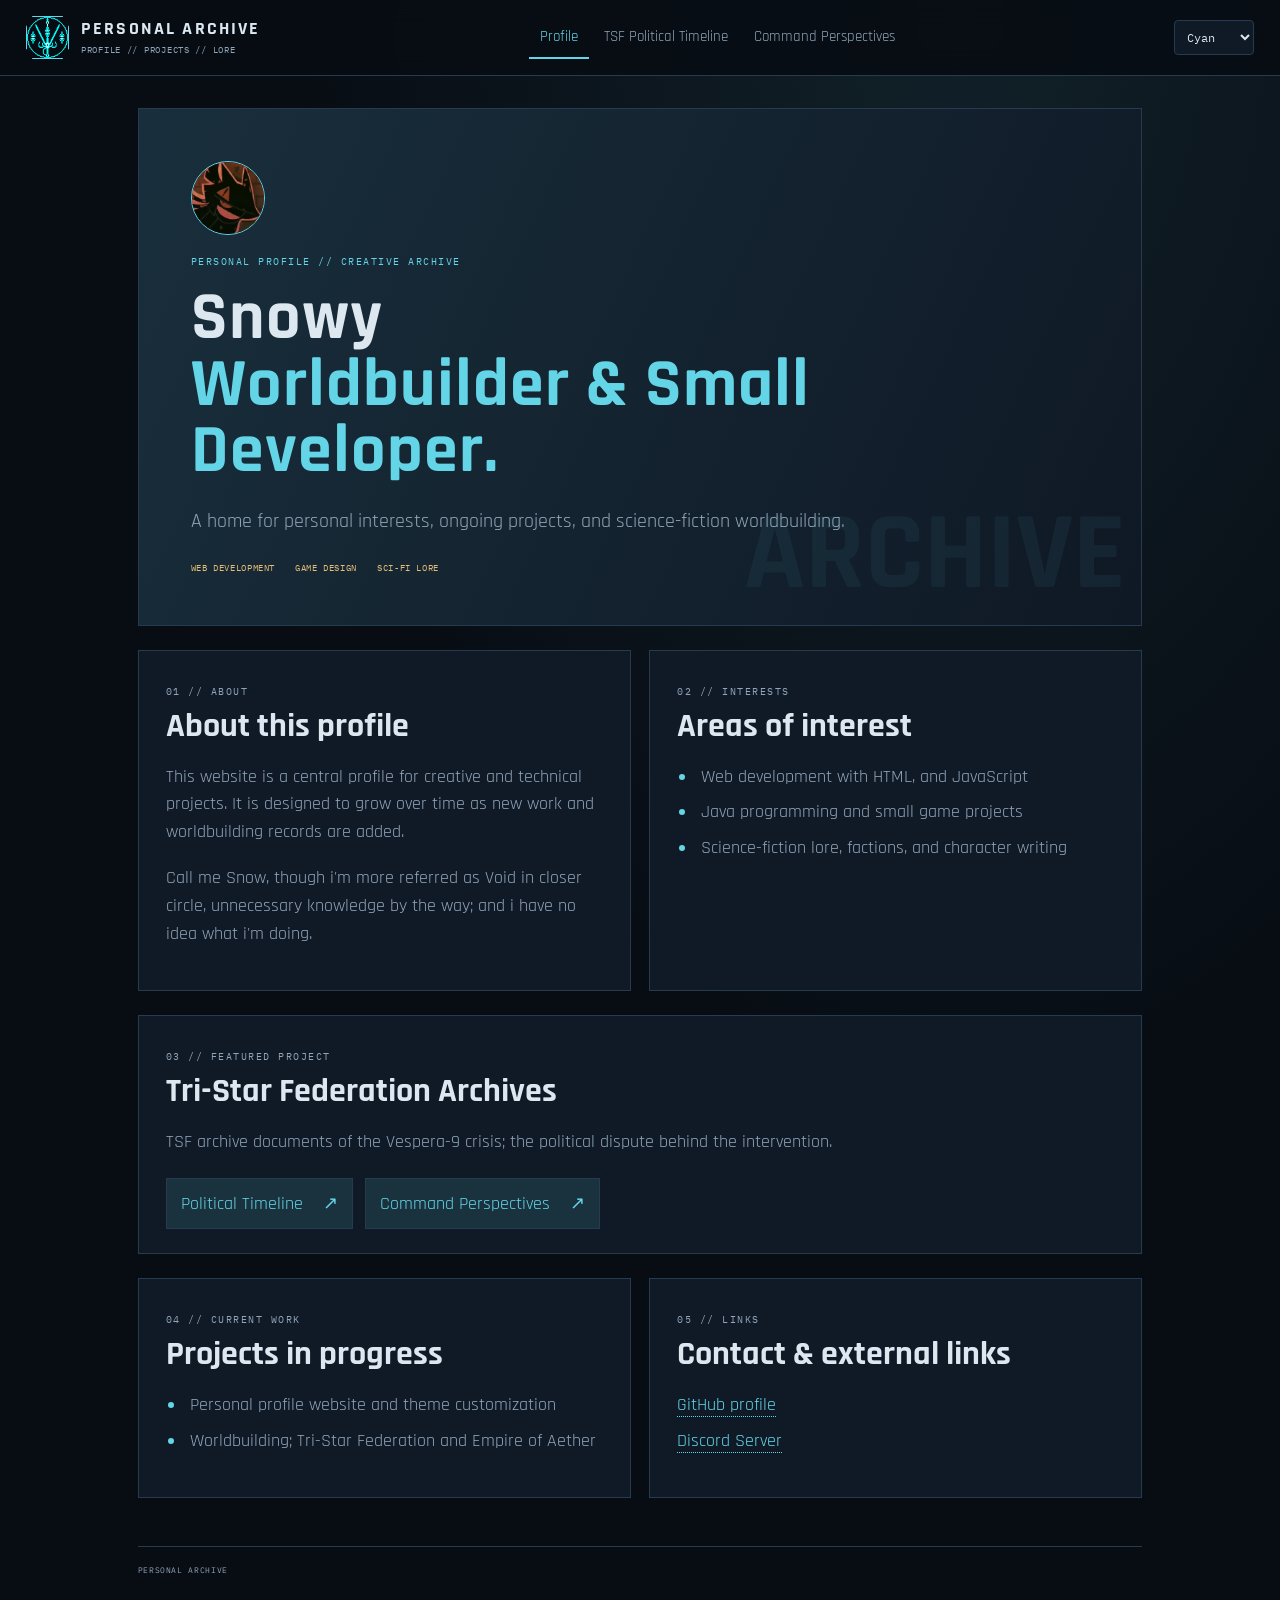
<file: index.html>
<!DOCTYPE html>
<html lang="en">
<head>
  <meta charset="UTF-8">
  <meta name="viewport" content="width=device-width, initial-scale=1.0">
  <meta name="description" content="Personal profile and creative projects, including the Tri-Star Federation lore archive.">
  <title>Profile | Personal Archive</title>
  <link rel="stylesheet" href="style.css">
  <script src="script.js" defer></script>
</head>
<body>
  <header class="topbar">
    <a class="brand" href="index.html"><img src="images/TSF.png" class="brand-mark" /><span>PERSONAL ARCHIVE<small>PROFILE // PROJECTS // LORE</small></span></a>
    <nav class="topnav" aria-label="Main navigation">
      <a class="active" href="index.html">Profile</a>
      <a href="timeline.html">TSF Political Timeline</a>
      <a href="characters.html">Command Perspectives</a>
    </nav>
    <div class="theme-tools">
      <label class="sr-only" for="themeSelect">Color theme</label>
      <select id="themeSelect" aria-label="Choose color theme">
        <option value="default">Cyan</option>
        <option value="violet">Violet</option>
        <option value="forest">Forest</option>
        <option value="ember">Ember</option>
        <option value="light">Light</option>
      </select>
    </div>
  </header>

  <main class="content home-content">
    <section class="hero profile-hero">
      <img src="images/Miss_Bloomie_from_FPE__Danger_AU_icon_3.jpg" alt="Profile Picture" class="profile-avatar" />
      <p class="eyebrow">PERSONAL PROFILE // CREATIVE ARCHIVE</p>
      <h1>Snowy<br><em>Worldbuilder & Small Developer.</em></h1>
      <p class="hero-copy">A home for personal interests, ongoing projects, and science-fiction worldbuilding.</p>
      <div class="hero-meta"><span>WEB DEVELOPMENT</span><span>GAME DESIGN</span><span>SCI-FI LORE</span></div>
    </section>

    <section class="content-grid">
      <article class="panel">
        <p class="eyebrow">01 // ABOUT</p>
        <h2>About this profile</h2>
        <p>This website is a central profile for creative and technical projects. It is designed to grow over time as new work and worldbuilding records are added.</p>
        <p>Call me Snow, though i'm more referred as Void in closer circle, unnecessary knowledge by the way; and i have no idea what i'm doing.</p>
      </article>
      <article class="panel">
        <p class="eyebrow">02 // INTERESTS</p>
        <h2>Areas of interest</h2>
        <ul class="record-list">
          <li>Web development with HTML, and JavaScript</li>
          <li>Java programming and small game projects</li>
          <li>Science-fiction lore, factions, and character writing</li>
        </ul>
      </article>
    </section>

    <section class="panel projects-panel">
      <p class="eyebrow">03 // FEATURED PROJECT</p>
      <h2>Tri-Star Federation Archives</h2>
      <p>TSF archive documents of the Vespera-9 crisis; the political dispute behind the intervention.</p>
      <div class="project-links">
        <a class="action-link" href="timeline.html">Political Timeline <span>↗</span></a>
        <a class="action-link" href="characters.html">Command Perspectives <span>↗</span></a>
      </div>
    </section>

    <section class="content-grid">
      <article class="panel">
        <p class="eyebrow">04 // CURRENT WORK</p>
        <h2>Projects in progress</h2>
        <ul class="record-list">
          <li>Personal profile website and theme customization</li>
          <li>Worldbuilding; Tri-Star Federation and Empire of Aether</li>
        </ul>
      </article>
      <article class="panel">
        <p class="eyebrow">05 // LINKS</p>
        <h2>Contact & external links</h2>
        <ul class="link-list">
          <li><a href="https://github.com/VoidCZ" target="_blank" rel="noreferrer">GitHub profile</a></li>
          <li><a href="https://discord.gg/6a7AXPDc3n">Discord Server</a></li>
        </ul>
      </article>
    </section>

    <footer class="page-footer"><span>PERSONAL ARCHIVE</span><span></span></footer>
  </main>
</body>
</html>
</file>
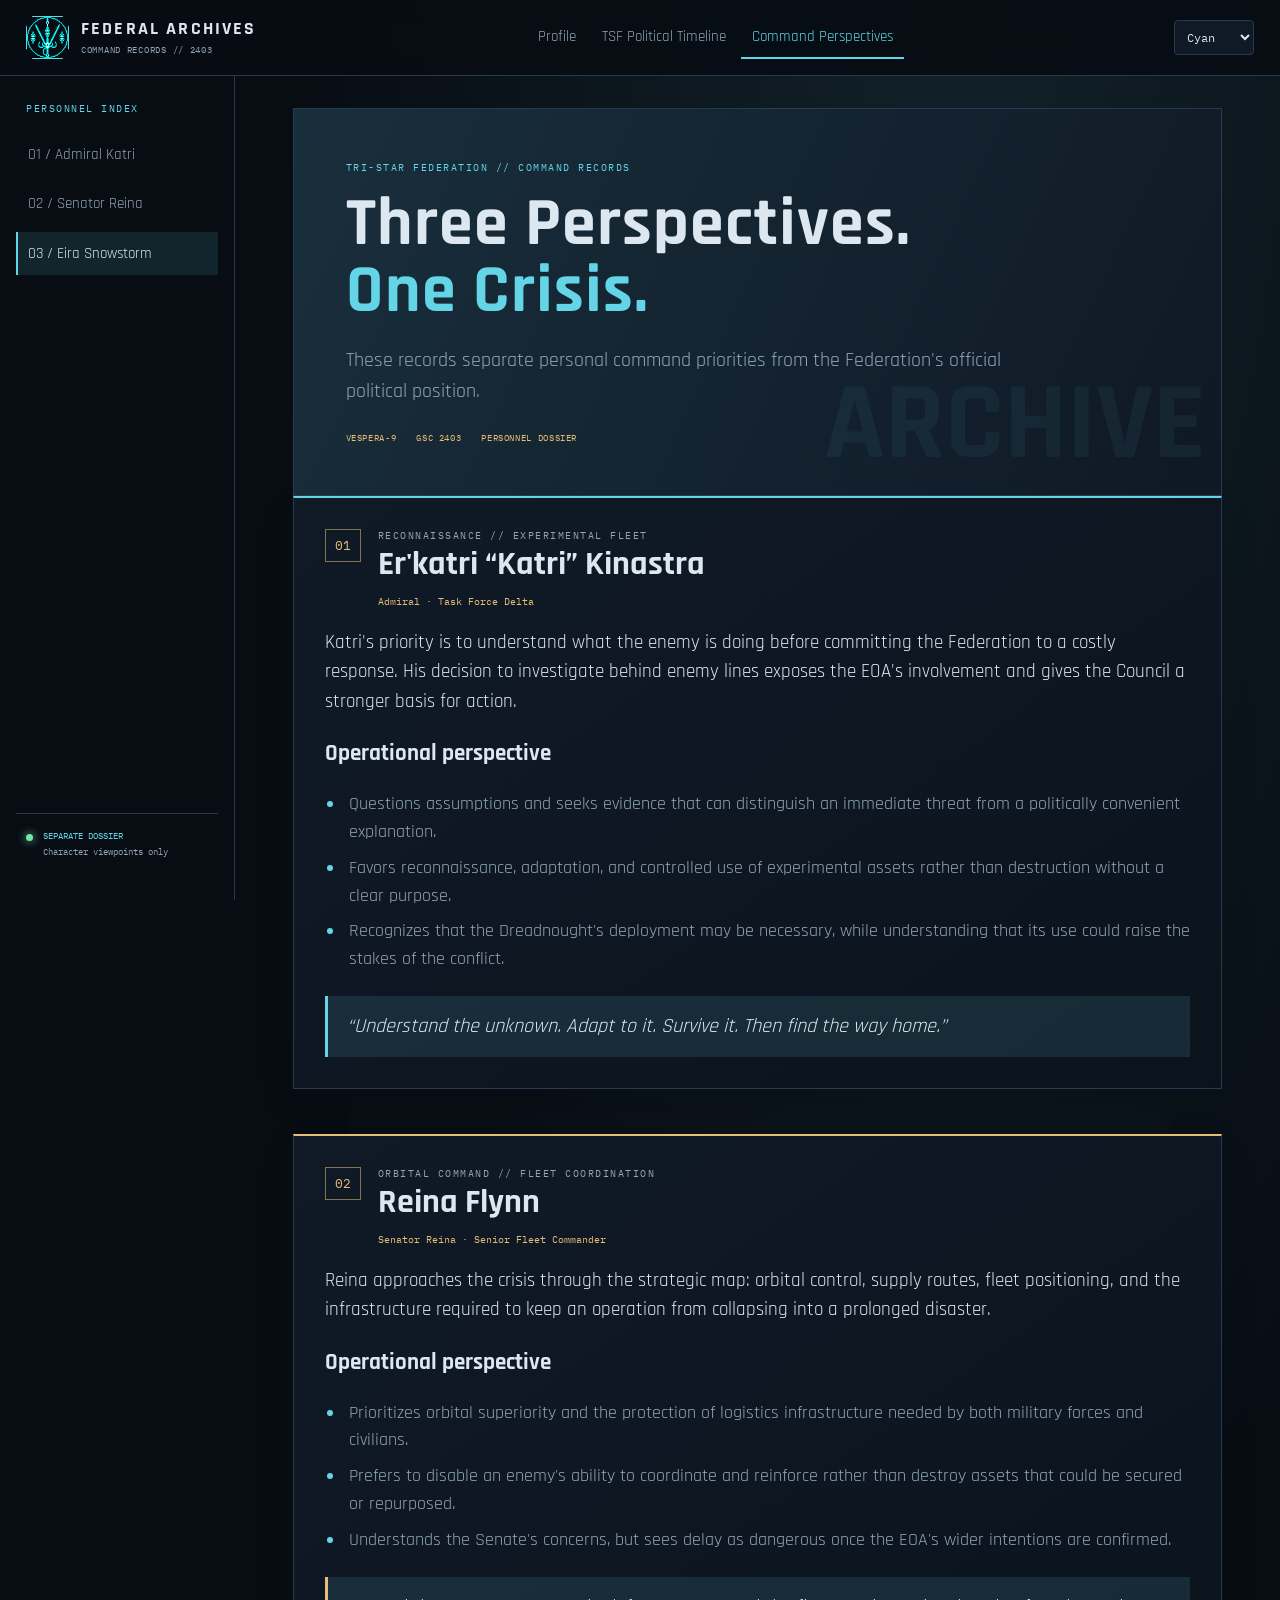
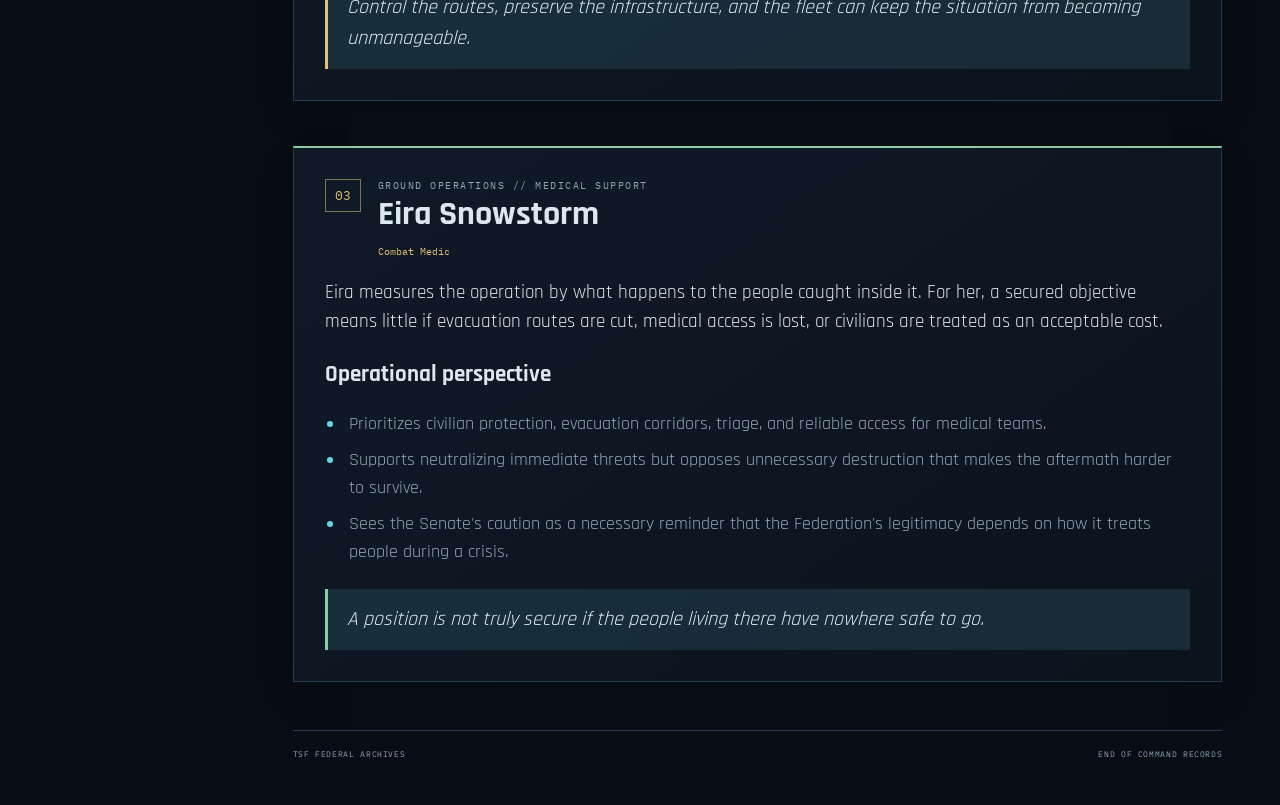
<file: characters.html>
<!DOCTYPE html>
<html lang="en">
<head>
  <meta charset="UTF-8">
  <meta name="viewport" content="width=device-width, initial-scale=1.0">
  <meta name="description" content="Separate command perspectives on the Vespera-9 crisis.">
  <title>TSF Archives | Command Perspectives</title>
  <link rel="stylesheet" href="style.css">
  <script src="script.js" defer></script>
</head>
<body>
  <header class="topbar">
    <a class="brand" href="index.html"><img src="images/TSF.png" class="brand-mark" /><span>FEDERAL ARCHIVES<small>COMMAND RECORDS // 2403</small></span></a>
    <nav class="topnav" aria-label="Main navigation">
      <a href="index.html">Profile</a><a href="timeline.html">TSF Political Timeline</a><a class="active" href="characters.html">Command Perspectives</a>
    </nav>
    <div class="theme-tools">
      <label class="sr-only" for="themeSelect">Color theme</label>
      <select id="themeSelect" aria-label="Choose color theme">
        <option value="default">Cyan</option><option value="violet">Violet</option><option value="forest">Forest</option><option value="ember">Ember</option><option value="light">Light</option>
      </select>
    </div>
  </header>

  <div class="page-shell">
    <aside class="sidebar">
      <p class="side-label">PERSONNEL INDEX</p>
      <a href="#katri">01 / Admiral Katri</a>
      <a href="#reina">02 / Senator Reina</a>
      <a href="#eira">03 / Eira Snowstorm</a>
      <div class="sidebar-note"><span class="status-dot"></span><span>SEPARATE DOSSIER<br><small>Character viewpoints only</small></span></div>
    </aside>

    <main class="content">
      <section class="hero compact-hero">
        <p class="eyebrow">TRI-STAR FEDERATION // COMMAND RECORDS</p>
        <h1>Three Perspectives.<br><em>One Crisis.</em></h1>
        <p class="hero-copy">These records separate personal command priorities from the Federation's official political position.</p>
        <div class="hero-meta"><span>VESPERA-9</span><span>GSC 2403</span><span>PERSONNEL DOSSIER</span></div>
      </section>

      <section class="character-card katri-card" id="katri">
        <div class="character-heading"><span class="character-index">01</span><div><p class="eyebrow">RECONNAISSANCE // EXPERIMENTAL FLEET</p><h2>Er'katri “Katri” Kinastra</h2><p class="role">Admiral · Task Force Delta</p></div></div>
        <p class="character-summary">Katri's priority is to understand what the enemy is doing before committing the Federation to a costly response. His decision to investigate behind enemy lines exposes the EOA's involvement and gives the Council a stronger basis for action.</p>
        <h3>Operational perspective</h3>
        <ul class="record-list">
          <li>Questions assumptions and seeks evidence that can distinguish an immediate threat from a politically convenient explanation.</li>
          <li>Favors reconnaissance, adaptation, and controlled use of experimental assets rather than destruction without a clear purpose.</li>
          <li>Recognizes that the Dreadnought's deployment may be necessary, while understanding that its use could raise the stakes of the conflict.</li>
        </ul>
        <blockquote>“Understand the unknown. Adapt to it. Survive it. Then find the way home.”</blockquote>
      </section>

      <section class="character-card reina-card" id="reina">
        <div class="character-heading"><span class="character-index">02</span><div><p class="eyebrow">ORBITAL COMMAND // FLEET COORDINATION</p><h2>Reina Flynn</h2><p class="role">Senator Reina · Senior Fleet Commander</p></div></div>
        <p class="character-summary">Reina approaches the crisis through the strategic map: orbital control, supply routes, fleet positioning, and the infrastructure required to keep an operation from collapsing into a prolonged disaster.</p>
        <h3>Operational perspective</h3>
        <ul class="record-list">
          <li>Prioritizes orbital superiority and the protection of logistics infrastructure needed by both military forces and civilians.</li>
          <li>Prefers to disable an enemy's ability to coordinate and reinforce rather than destroy assets that could be secured or repurposed.</li>
          <li>Understands the Senate's concerns, but sees delay as dangerous once the EOA's wider intentions are confirmed.</li>
        </ul>
        <blockquote>Control the routes, preserve the infrastructure, and the fleet can keep the situation from becoming unmanageable.</blockquote>
      </section>

      <section class="character-card eira-card" id="eira">
        <div class="character-heading"><span class="character-index">03</span><div><p class="eyebrow">GROUND OPERATIONS // MEDICAL SUPPORT</p><h2>Eira Snowstorm</h2><p class="role">Combat Medic</p></div></div>
        <p class="character-summary">Eira measures the operation by what happens to the people caught inside it. For her, a secured objective means little if evacuation routes are cut, medical access is lost, or civilians are treated as an acceptable cost.</p>
        <h3>Operational perspective</h3>
        <ul class="record-list">
          <li>Prioritizes civilian protection, evacuation corridors, triage, and reliable access for medical teams.</li>
          <li>Supports neutralizing immediate threats but opposes unnecessary destruction that makes the aftermath harder to survive.</li>
          <li>Sees the Senate's caution as a necessary reminder that the Federation's legitimacy depends on how it treats people during a crisis.</li>
        </ul>
        <blockquote>A position is not truly secure if the people living there have nowhere safe to go.</blockquote>
      </section>

      <footer class="page-footer"><span>TSF FEDERAL ARCHIVES</span><span>END OF COMMAND RECORDS</span></footer>
    </main>
  </div>
</body>
</html>
</file>
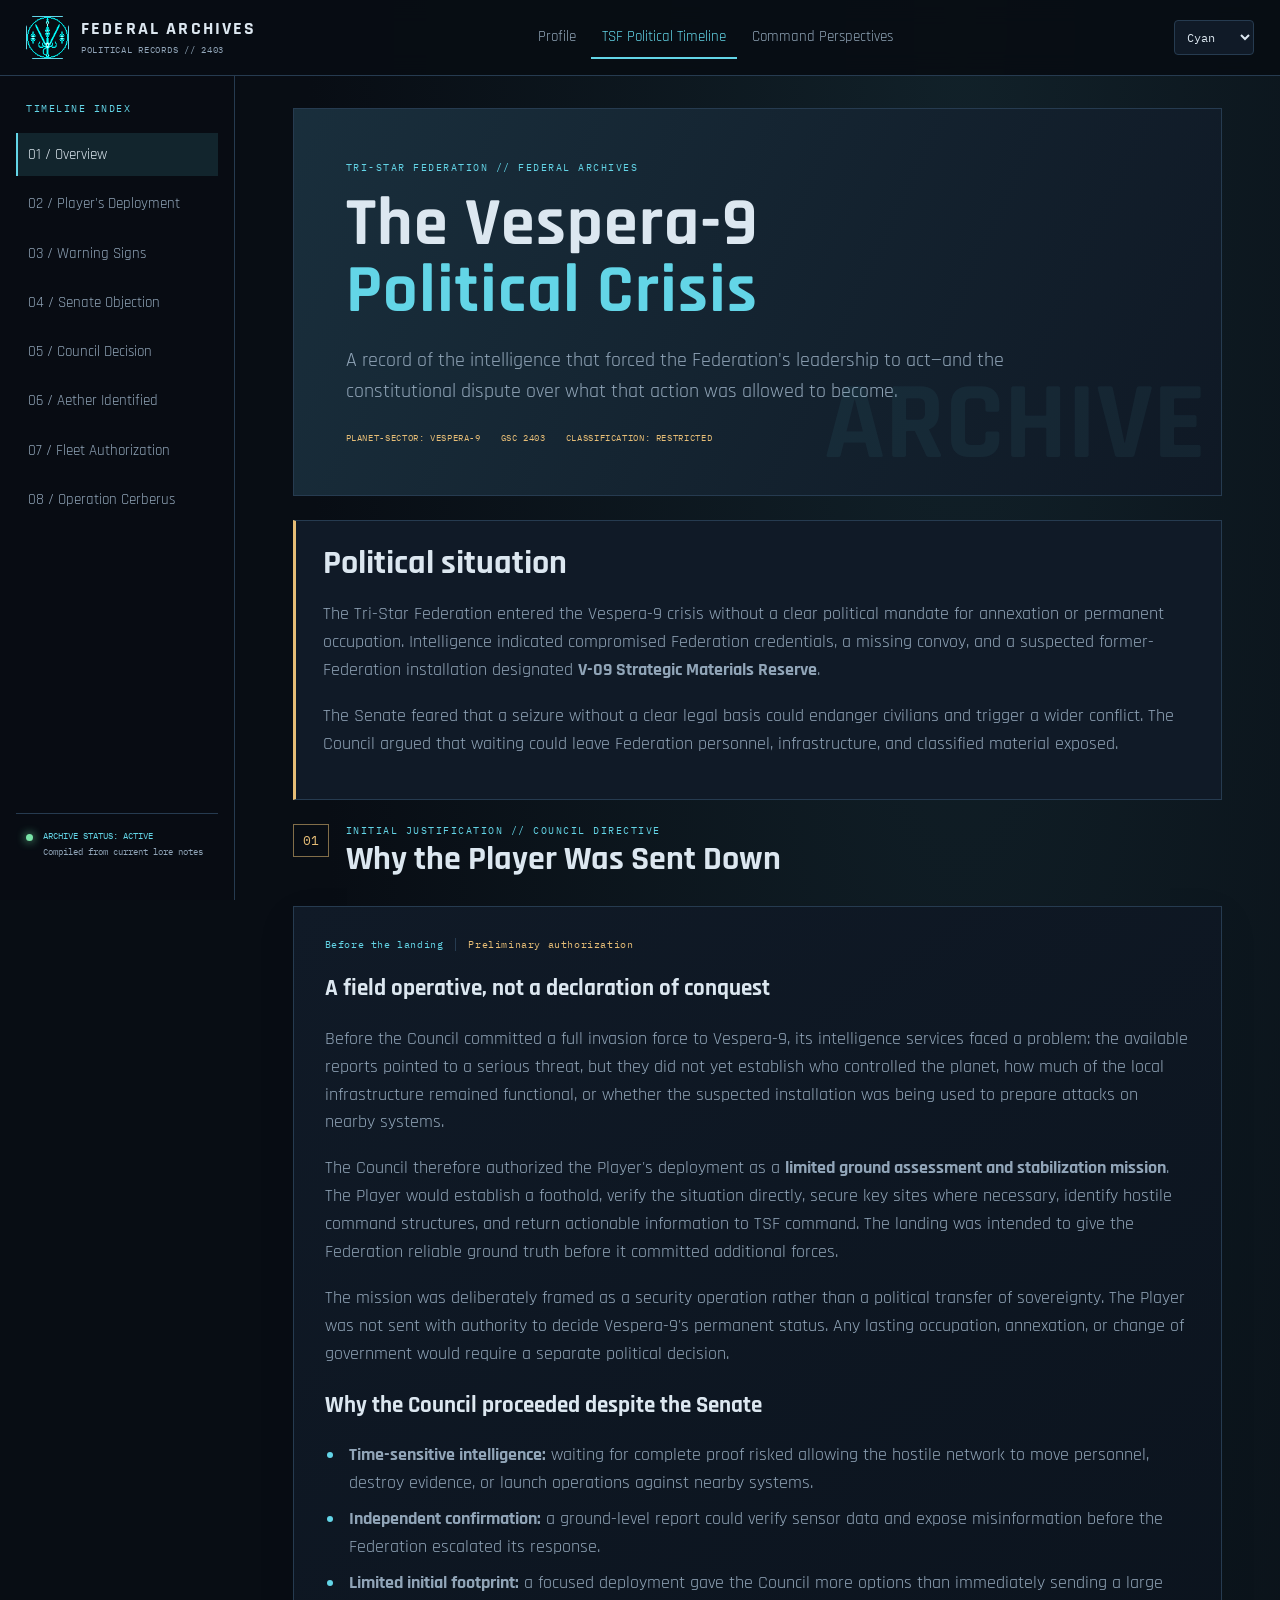
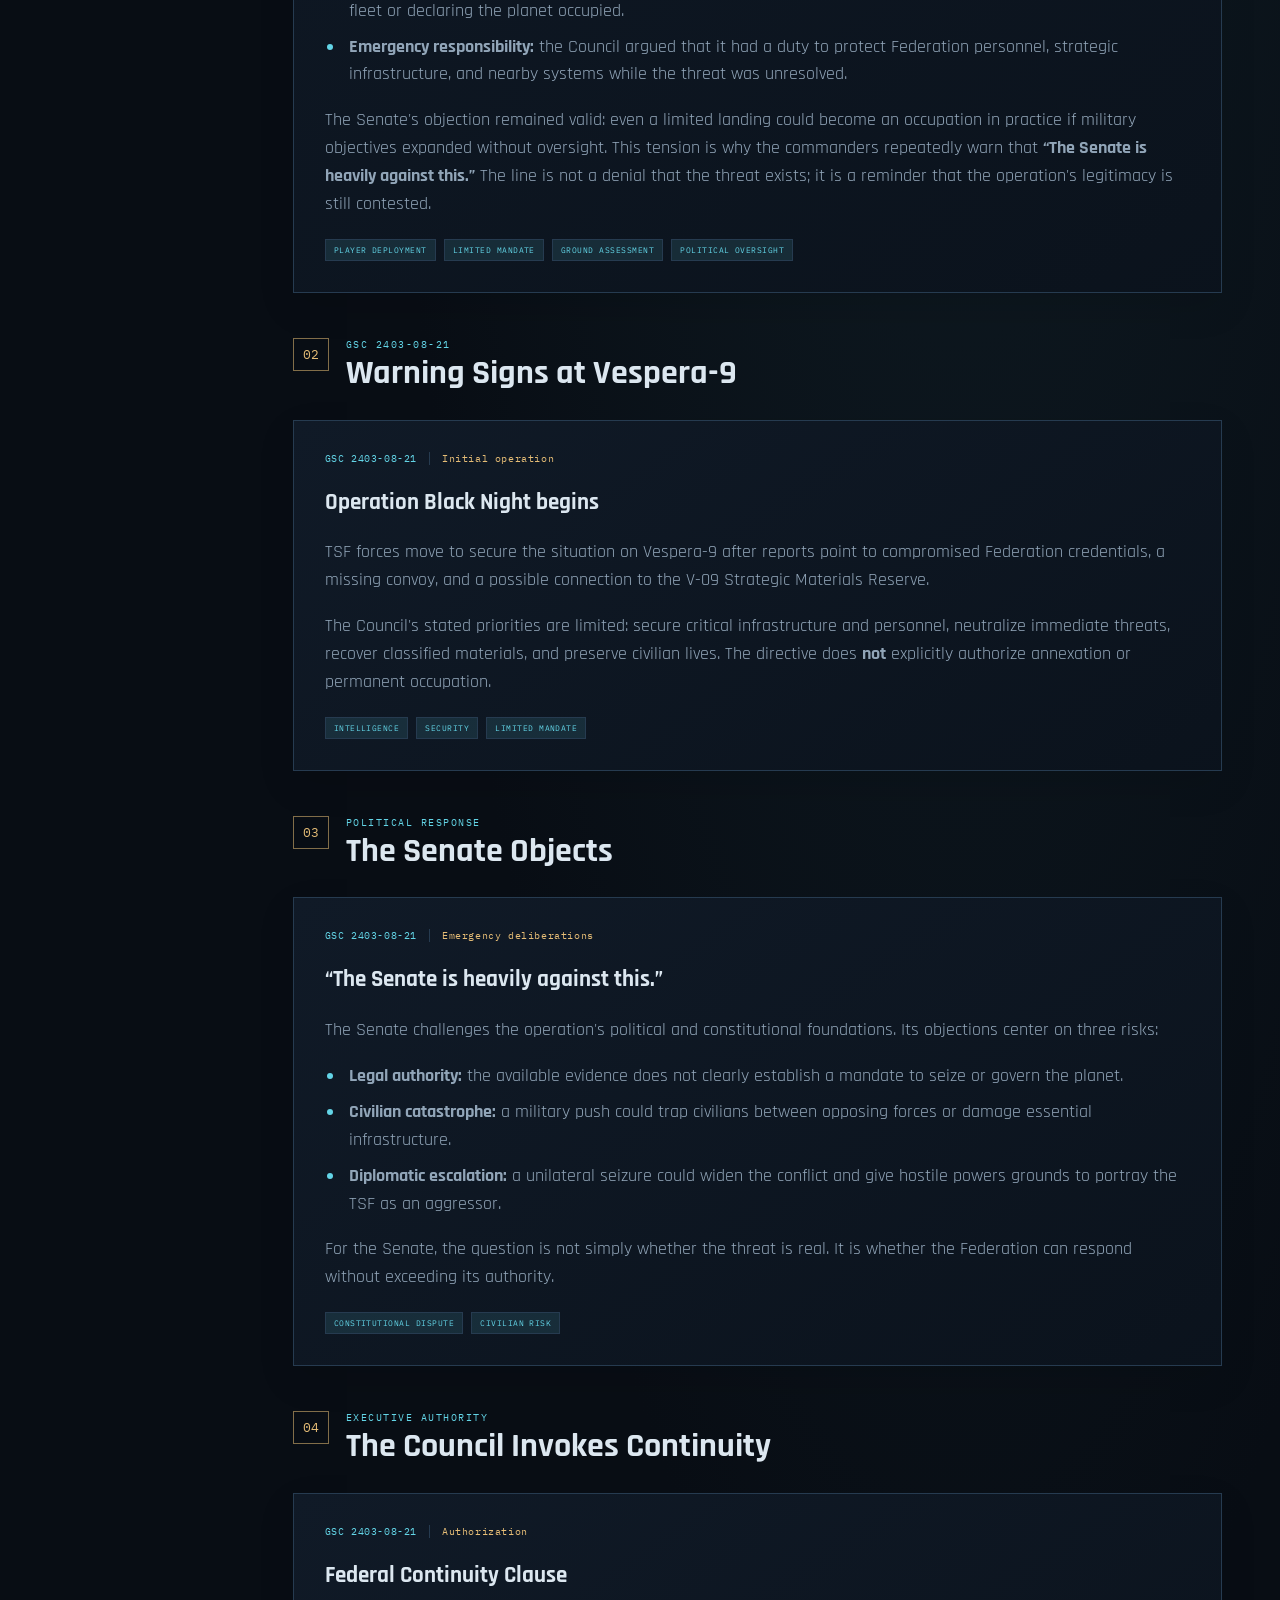
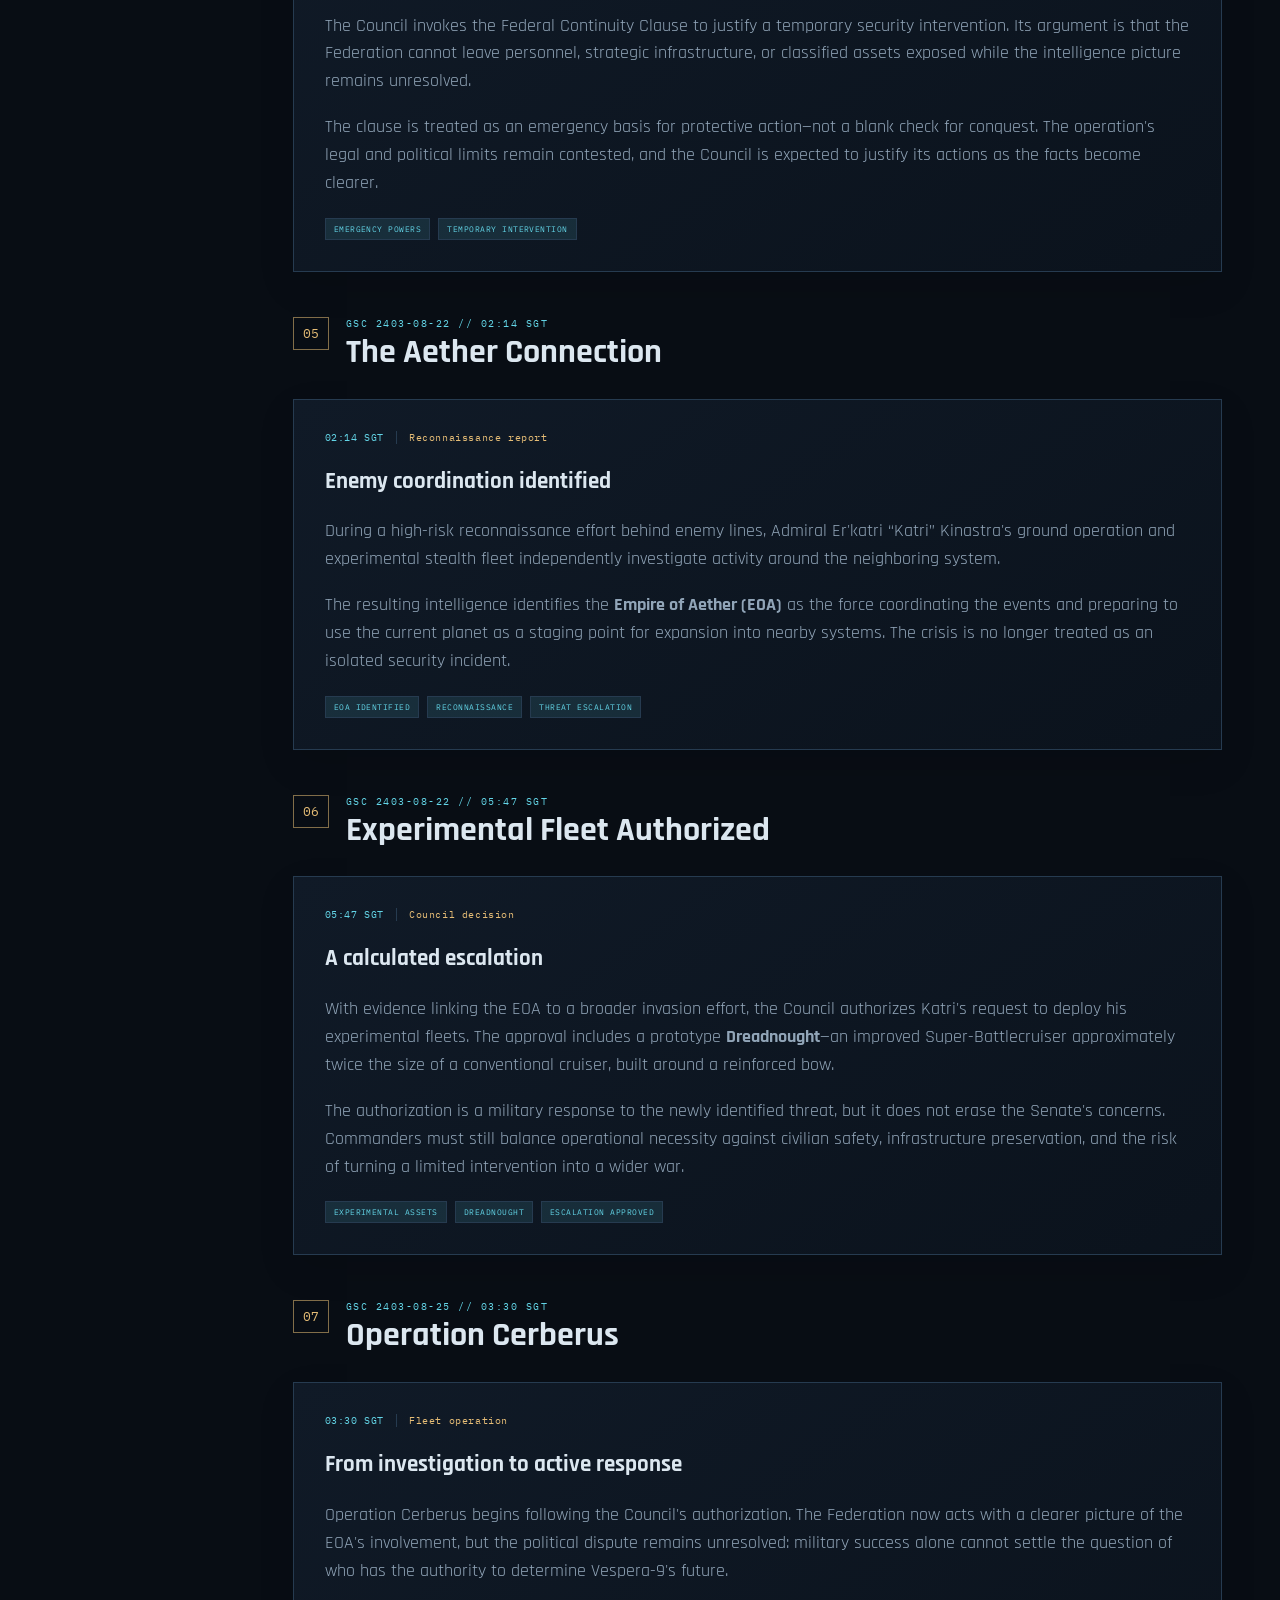
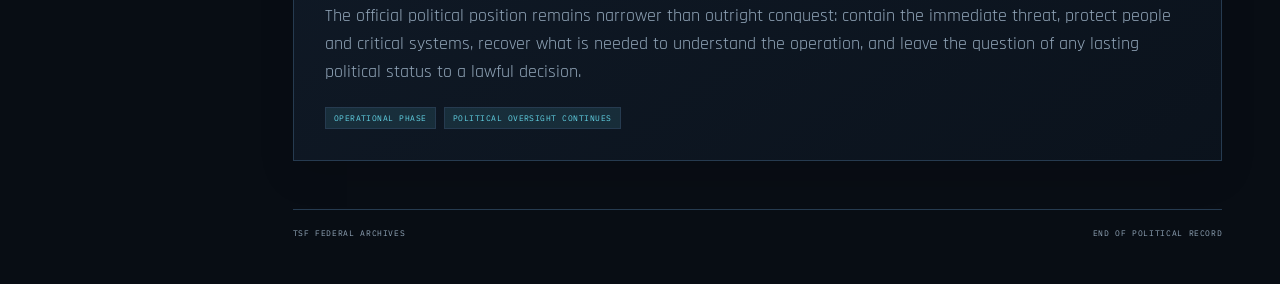
<file: timeline.html>
<!DOCTYPE html>
<html lang="en">
<head>
  <meta charset="UTF-8">
  <meta name="viewport" content="width=device-width, initial-scale=1.0">
  <meta name="description" content="The Tri-Star Federation's political timeline during the Vespera-9 crisis.">
  <title>TSF Archives | Political Timeline</title>
  <link rel="stylesheet" href="style.css">
  <script src="script.js" defer></script>
</head>
<body>
  <header class="topbar">
    <a class="brand" href="index.html"><img src="images/TSF.png" class="brand-mark" /><span>FEDERAL ARCHIVES<small>POLITICAL RECORDS // 2403</small></span></a>
    <nav class="topnav" aria-label="Main navigation">
      <a href="index.html">Profile</a>
      <a class="active" href="timeline.html">TSF Political Timeline</a>
      <a href="characters.html">Command Perspectives</a>
    </nav>
    <div class="theme-tools">
      <label class="sr-only" for="themeSelect">Color theme</label>
      <select id="themeSelect" aria-label="Choose color theme">
        <option value="default">Cyan</option><option value="violet">Violet</option><option value="forest">Forest</option><option value="ember">Ember</option><option value="light">Light</option>
      </select>
    </div>
  </header>

  <div class="page-shell">
    <aside class="sidebar">
      <p class="side-label">TIMELINE INDEX</p>
      <a href="#overview">01 / Overview</a>
      <a href="#player-deployment">02 / Player's Deployment</a>
      <a href="#warning-signs">03 / Warning Signs</a>
      <a href="#senate-objection">04 / Senate Objection</a>
      <a href="#council-authority">05 / Council Decision</a>
      <a href="#aether-revelation">06 / Aether Identified</a>
      <a href="#dreadnought">07 / Fleet Authorization</a>
      <a href="#cerberus">08 / Operation Cerberus</a>
      <div class="sidebar-note"><span class="status-dot"></span><span>ARCHIVE STATUS: ACTIVE<br><small>Compiled from current lore notes</small></span></div>
    </aside>

    <main class="content">
      <section class="hero" id="overview">
        <p class="eyebrow">TRI-STAR FEDERATION // FEDERAL ARCHIVES</p>
        <h1>The Vespera-9<br><em>Political Crisis</em></h1>
        <p class="hero-copy">A record of the intelligence that forced the Federation's leadership to act—and the constitutional dispute over what that action was allowed to become.</p>
        <div class="hero-meta"><span>PLANET-SECTOR: VESPERA-9</span><span>GSC 2403</span><span>CLASSIFICATION: RESTRICTED</span></div>
      </section>

      <section class="intro-panel">
        <h2>Political situation</h2>
        <p>The Tri-Star Federation entered the Vespera-9 crisis without a clear political mandate for annexation or permanent occupation. Intelligence indicated compromised Federation credentials, a missing convoy, and a suspected former-Federation installation designated <strong>V-09 Strategic Materials Reserve</strong>.</p>
        <p>The Senate feared that a seizure without a clear legal basis could endanger civilians and trigger a wider conflict. The Council argued that waiting could leave Federation personnel, infrastructure, and classified material exposed.</p>
      </section>

      <section class="timeline-section" id="player-deployment">
        <div class="section-heading"><span class="section-number">01</span><div><p class="eyebrow">INITIAL JUSTIFICATION // COUNCIL DIRECTIVE</p><h2>Why the Player Was Sent Down</h2></div></div>
        <article class="event-card">
          <div class="event-time">Before the landing <span>Preliminary authorization</span></div>
          <h3>A field operative, not a declaration of conquest</h3>
          <p>Before the Council committed a full invasion force to Vespera-9, its intelligence services faced a problem: the available reports pointed to a serious threat, but they did not yet establish who controlled the planet, how much of the local infrastructure remained functional, or whether the suspected installation was being used to prepare attacks on nearby systems.</p>
          <p>The Council therefore authorized the Player's deployment as a <strong>limited ground assessment and stabilization mission</strong>. The Player would establish a foothold, verify the situation directly, secure key sites where necessary, identify hostile command structures, and return actionable information to TSF command. The landing was intended to give the Federation reliable ground truth before it committed additional forces.</p>
          <p>The mission was deliberately framed as a security operation rather than a political transfer of sovereignty. The Player was not sent with authority to decide Vespera-9's permanent status. Any lasting occupation, annexation, or change of government would require a separate political decision.</p>
          <h3>Why the Council proceeded despite the Senate</h3>
          <ul class="record-list">
            <li><strong>Time-sensitive intelligence:</strong> waiting for complete proof risked allowing the hostile network to move personnel, destroy evidence, or launch operations against nearby systems.</li>
            <li><strong>Independent confirmation:</strong> a ground-level report could verify sensor data and expose misinformation before the Federation escalated its response.</li>
            <li><strong>Limited initial footprint:</strong> a focused deployment gave the Council more options than immediately sending a large fleet or declaring the planet occupied.</li>
            <li><strong>Emergency responsibility:</strong> the Council argued that it had a duty to protect Federation personnel, strategic infrastructure, and nearby systems while the threat was unresolved.</li>
          </ul>
          <p>The Senate's objection remained valid: even a limited landing could become an occupation in practice if military objectives expanded without oversight. This tension is why the commanders repeatedly warn that <strong>“The Senate is heavily against this.”</strong> The line is not a denial that the threat exists; it is a reminder that the operation's legitimacy is still contested.</p>
          <div class="event-tags"><span>PLAYER DEPLOYMENT</span><span>LIMITED MANDATE</span><span>GROUND ASSESSMENT</span><span>POLITICAL OVERSIGHT</span></div>
        </article>
      </section>

      <section class="timeline-section" id="warning-signs">
        <div class="section-heading"><span class="section-number">02</span><div><p class="eyebrow">GSC 2403-08-21</p><h2>Warning Signs at Vespera-9</h2></div></div>
        <article class="event-card">
          <div class="event-time">GSC 2403-08-21 <span>Initial operation</span></div>
          <h3>Operation Black Night begins</h3>
          <p>TSF forces move to secure the situation on Vespera-9 after reports point to compromised Federation credentials, a missing convoy, and a possible connection to the V-09 Strategic Materials Reserve.</p>
          <p>The Council's stated priorities are limited: secure critical infrastructure and personnel, neutralize immediate threats, recover classified materials, and preserve civilian lives. The directive does <strong>not</strong> explicitly authorize annexation or permanent occupation.</p>
          <div class="event-tags"><span>INTELLIGENCE</span><span>SECURITY</span><span>LIMITED MANDATE</span></div>
        </article>
      </section>

      <section class="timeline-section" id="senate-objection">
        <div class="section-heading"><span class="section-number">03</span><div><p class="eyebrow">POLITICAL RESPONSE</p><h2>The Senate Objects</h2></div></div>
        <article class="event-card">
          <div class="event-time">GSC 2403-08-21 <span>Emergency deliberations</span></div>
          <h3>“The Senate is heavily against this.”</h3>
          <p>The Senate challenges the operation's political and constitutional foundations. Its objections center on three risks:</p>
          <ul class="record-list">
            <li><strong>Legal authority:</strong> the available evidence does not clearly establish a mandate to seize or govern the planet.</li>
            <li><strong>Civilian catastrophe:</strong> a military push could trap civilians between opposing forces or damage essential infrastructure.</li>
            <li><strong>Diplomatic escalation:</strong> a unilateral seizure could widen the conflict and give hostile powers grounds to portray the TSF as an aggressor.</li>
          </ul>
          <p>For the Senate, the question is not simply whether the threat is real. It is whether the Federation can respond without exceeding its authority.</p>
          <div class="event-tags"><span>CONSTITUTIONAL DISPUTE</span><span>CIVILIAN RISK</span></div>
        </article>
      </section>

      <section class="timeline-section" id="council-authority">
        <div class="section-heading"><span class="section-number">04</span><div><p class="eyebrow">EXECUTIVE AUTHORITY</p><h2>The Council Invokes Continuity</h2></div></div>
        <article class="event-card">
          <div class="event-time">GSC 2403-08-21 <span>Authorization</span></div>
          <h3>Federal Continuity Clause</h3>
          <p>The Council invokes the Federal Continuity Clause to justify a temporary security intervention. Its argument is that the Federation cannot leave personnel, strategic infrastructure, or classified assets exposed while the intelligence picture remains unresolved.</p>
          <p>The clause is treated as an emergency basis for protective action—not a blank check for conquest. The operation's legal and political limits remain contested, and the Council is expected to justify its actions as the facts become clearer.</p>
          <div class="event-tags"><span>EMERGENCY POWERS</span><span>TEMPORARY INTERVENTION</span></div>
        </article>
      </section>

      <section class="timeline-section" id="aether-revelation">
        <div class="section-heading"><span class="section-number">05</span><div><p class="eyebrow">GSC 2403-08-22 // 02:14 SGT</p><h2>The Aether Connection</h2></div></div>
        <article class="event-card">
          <div class="event-time">02:14 SGT <span>Reconnaissance report</span></div>
          <h3>Enemy coordination identified</h3>
          <p>During a high-risk reconnaissance effort behind enemy lines, Admiral Er'katri “Katri” Kinastra's ground operation and experimental stealth fleet independently investigate activity around the neighboring system.</p>
          <p>The resulting intelligence identifies the <strong>Empire of Aether (EOA)</strong> as the force coordinating the events and preparing to use the current planet as a staging point for expansion into nearby systems. The crisis is no longer treated as an isolated security incident.</p>
          <div class="event-tags"><span>EOA IDENTIFIED</span><span>RECONNAISSANCE</span><span>THREAT ESCALATION</span></div>
        </article>
      </section>

      <section class="timeline-section" id="dreadnought">
        <div class="section-heading"><span class="section-number">06</span><div><p class="eyebrow">GSC 2403-08-22 // 05:47 SGT</p><h2>Experimental Fleet Authorized</h2></div></div>
        <article class="event-card">
          <div class="event-time">05:47 SGT <span>Council decision</span></div>
          <h3>A calculated escalation</h3>
          <p>With evidence linking the EOA to a broader invasion effort, the Council authorizes Katri's request to deploy his experimental fleets. The approval includes a prototype <strong>Dreadnought</strong>—an improved Super-Battlecruiser approximately twice the size of a conventional cruiser, built around a reinforced bow.</p>
          <p>The authorization is a military response to the newly identified threat, but it does not erase the Senate's concerns. Commanders must still balance operational necessity against civilian safety, infrastructure preservation, and the risk of turning a limited intervention into a wider war.</p>
          <div class="event-tags"><span>EXPERIMENTAL ASSETS</span><span>DREADNOUGHT</span><span>ESCALATION APPROVED</span></div>
        </article>
      </section>

      <section class="timeline-section" id="cerberus">
        <div class="section-heading"><span class="section-number">07</span><div><p class="eyebrow">GSC 2403-08-25 // 03:30 SGT</p><h2>Operation Cerberus</h2></div></div>
        <article class="event-card">
          <div class="event-time">03:30 SGT <span>Fleet operation</span></div>
          <h3>From investigation to active response</h3>
          <p>Operation Cerberus begins following the Council's authorization. The Federation now acts with a clearer picture of the EOA's involvement, but the political dispute remains unresolved: military success alone cannot settle the question of who has the authority to determine Vespera-9's future.</p>
          <p>The official political position remains narrower than outright conquest: contain the immediate threat, protect people and critical systems, recover what is needed to understand the operation, and leave the question of any lasting political status to a lawful decision.</p>
          <div class="event-tags"><span>OPERATIONAL PHASE</span><span>POLITICAL OVERSIGHT CONTINUES</span></div>
        </article>
      </section>

      <footer class="page-footer"><span>TSF FEDERAL ARCHIVES</span><span>END OF POLITICAL RECORD</span></footer>
    </main>
  </div>
</body>
</html>
</file>
<file: style.css>
@import url('https://fonts.googleapis.com/css2?family=IBM+Plex+Mono:wght@400;500;600&family=Rajdhani:wght@400;500;600;700&display=swap');

:root {
  color-scheme: dark;
  --bg: #080d14;
  --panel: #101a27;
  --panel-soft: #0c1520;
  --line: #263b50;
  --text: #dce7f0;
  --muted: #91a5b8;
  --accent: #63d5e7;
  --accent-soft: rgba(99, 213, 231, .12);
  --gold: #e6bd76;
}
body[data-theme="violet"] { --accent: #b69aff; --accent-soft: rgba(182,154,255,.12); --line: #3a3156; }
body[data-theme="forest"] { --accent: #7ed6a0; --accent-soft: rgba(126,214,160,.12); --line: #294a3a; }
body[data-theme="ember"] { --accent: #ff9b6b; --accent-soft: rgba(255,155,107,.12); --line: #54382d; }
body[data-theme="light"] { color-scheme: light; --bg:#e9eef3; --panel:#fff; --panel-soft:#f7f9fb; --line:#c6d2de; --text:#172635; --muted:#566b7d; --accent:#176f91; --accent-soft:rgba(23,111,145,.10); --gold:#91621a; }
* { box-sizing: border-box; }
html { scroll-behavior: smooth; scroll-padding-top: 100px; }
body { margin:0; background:radial-gradient(ellipse at 75% 0%, color-mix(in srgb, var(--accent) 10%, var(--bg)) 0, var(--bg) 48%); color:var(--text); font-family:"Rajdhani","Segoe UI",sans-serif; font-size:18px; line-height:1.55; transition:background-color .25s,color .25s; }
a { color:var(--accent); }
.topbar { min-height:76px; position:sticky; top:0; z-index:20; display:flex; align-items:center; justify-content:space-between; gap:16px; padding:10px 26px; background:color-mix(in srgb, var(--bg) 94%, transparent); border-bottom:1px solid var(--line); backdrop-filter:blur(12px); }
.brand { display:flex; align-items:center; gap:12px; text-decoration:none; color:var(--text); font-weight:700; letter-spacing:.12em; line-height:1.05; white-space:nowrap; }
.brand-mark { display:grid; place-items:center; width:43px; height:43px; border:1px solid var(--accent); color:var(--accent); font-size:15px; clip-path:polygon(15% 0,85% 0,100% 25%,100% 75%,85% 100%,15% 100%,0 75%,0 25%); }
.brand small { display:block; margin-top:5px; color:var(--muted); font:9px "IBM Plex Mono",monospace; letter-spacing:.08em; }
.topnav { display:flex; gap:4px; flex-wrap:wrap; justify-content:center; }
.topnav a { text-decoration:none; padding:9px 11px; color:var(--muted); font-size:15px; border-bottom:2px solid transparent; white-space:nowrap; }
.topnav a:hover,.topnav a.active { color:var(--accent); border-bottom-color:var(--accent); }
.theme-tools select { background:var(--panel); color:var(--text); border:1px solid var(--line); border-radius:4px; padding:8px; font:12px "IBM Plex Mono",monospace; }
.page-shell { display:grid; grid-template-columns:235px minmax(0,1fr); }
.sidebar { position:sticky; top:76px; align-self:start; height:calc(100vh - 76px); padding:26px 16px; border-right:1px solid var(--line); background:color-mix(in srgb,var(--bg) 88%,transparent); display:flex; flex-direction:column; gap:6px; }
.side-label,.eyebrow { font:10px "IBM Plex Mono",monospace; letter-spacing:.15em; color:var(--accent); }
.side-label { margin:0 0 12px 10px; }
.sidebar>a { text-decoration:none; color:var(--muted); padding:10px; border-left:2px solid transparent; font-size:15px; }
.sidebar>a:hover,.sidebar>a.active { color:var(--text); background:var(--accent-soft); border-left-color:var(--accent); }
.sidebar-note { margin-top:auto; display:flex; gap:10px; padding:14px 10px; border-top:1px solid var(--line); color:var(--accent); font:9px/1.8 "IBM Plex Mono",monospace; }
.sidebar-note small { color:var(--muted); font-size:9px; }
.status-dot { flex:0 0 7px; width:7px; height:7px; margin-top:6px; border-radius:50%; background:#79e4a7; box-shadow:0 0 10px #79e4a7; }
.content { width:100%; max-width:1120px; padding:32px clamp(18px,4.5vw,62px) 28px; margin:0 auto; min-width:0; }
.hero { min-height:300px; padding:clamp(26px,5vw,52px); position:relative; overflow:hidden; border:1px solid var(--line); background:linear-gradient(115deg,color-mix(in srgb,var(--accent) 11%,var(--panel)),color-mix(in srgb,var(--bg) 12%,var(--panel))),repeating-linear-gradient(135deg,transparent 0 20px,color-mix(in srgb,var(--accent) 4%,transparent) 20px 21px); }
.hero::after { content:"ARCHIVE"; position:absolute; right:15px; bottom:0; font:700 clamp(44px,9vw,110px) "Rajdhani",sans-serif; color:color-mix(in srgb,var(--accent) 6%,transparent); pointer-events:none; }
.hero .eyebrow { margin-top:0; }
h1 { font-size:clamp(39px,6vw,68px); line-height:.98; letter-spacing:.015em; margin:18px 0; font-weight:700; }
h1 em { color:var(--accent); font-style:normal; }
h2 { font-size:clamp(25px,3vw,34px); line-height:1.08; margin:0 0 12px; }
h3 { font-size:23px; margin:20px 0 10px; }
.hero-copy { max-width:680px; color:var(--muted); font-size:20px; }
.hero-meta { display:flex; flex-wrap:wrap; gap:9px 20px; margin-top:25px; color:var(--gold); font:9px "IBM Plex Mono",monospace; letter-spacing:.07em; }
.compact-hero { min-height:260px; }
.profile-hero { min-height:330px; }
.profile-avatar { width:74px; height:74px; display:grid; place-items:center; margin-bottom:20px; border:1px solid var(--accent); border-radius:50%; color:var(--accent); background:var(--accent-soft); font:600 20px "IBM Plex Mono",monospace; }
.intro-panel,.panel { margin:24px 0; padding:24px 27px; border:1px solid var(--line); background:var(--panel); }
.intro-panel { border-left:3px solid var(--gold); }
.intro-panel p,.panel p { color:var(--muted); }
.content-grid { display:grid; grid-template-columns:repeat(2,minmax(0,1fr)); gap:18px; margin:24px 0; }
.content-grid .panel { margin:0; }
.panel h2 { margin-bottom:12px; }
.projects-panel { margin-top:18px; }
.project-links { display:flex; flex-wrap:wrap; gap:12px; margin-top:22px; }
.action-link { display:inline-flex; justify-content:space-between; gap:20px; align-items:center; padding:11px 14px; background:var(--accent-soft); border:1px solid var(--line); text-decoration:none; color:var(--accent); }
.action-link:hover { border-color:var(--accent); }
.record-list { color:var(--muted); padding-left:20px; }
.record-list li { margin:8px 0; padding-left:4px; }
.record-list li::marker { color:var(--accent); }
.link-list { list-style:none; padding:0; }
.link-list li { margin:8px 0; }
.link-list a { text-decoration:none; border-bottom:1px dotted var(--accent); }
.timeline-section,.character-card { margin:0 0 45px; scroll-margin-top:100px; }
.section-heading { display:flex; gap:17px; align-items:flex-start; margin-bottom:16px; }
.section-number,.character-index { flex-shrink:0; font:13px "IBM Plex Mono",monospace; color:var(--gold); border:1px solid color-mix(in srgb,var(--gold) 55%,transparent); padding:7px 9px; }
.section-heading .eyebrow,.character-heading .eyebrow { margin:0 0 4px; }
.event-card,.character-card { padding:clamp(20px,3vw,31px); border:1px solid var(--line); background:linear-gradient(145deg,var(--panel),color-mix(in srgb,var(--panel-soft) 70%,var(--bg))); box-shadow:0 14px 35px rgba(0,0,0,.10); }
.event-time { display:flex; flex-wrap:wrap; gap:12px; align-items:center; color:var(--accent); font:10px "IBM Plex Mono",monospace; letter-spacing:.06em; margin-bottom:15px; }
.event-time span { color:var(--gold); border-left:1px solid var(--line); padding-left:12px; }
.event-card p,.character-card p { color:var(--muted); }
.event-tags { display:flex; flex-wrap:wrap; gap:8px; margin-top:21px; }
.event-tags span { padding:5px 8px; border:1px solid var(--line); color:var(--accent); background:var(--accent-soft); font:8px "IBM Plex Mono",monospace; letter-spacing:.06em; }
.character-card { border-top:2px solid var(--accent); }
.reina-card { border-top-color:var(--gold); }
.eira-card { border-top-color:#8acda5; }
.character-heading { display:flex; gap:17px; align-items:flex-start; margin-bottom:20px; }
.character-heading .role { margin:8px 0 0; color:var(--gold); font:10px "IBM Plex Mono",monospace; }
.character-summary { font-size:19px; color:var(--text)!important; }
blockquote { margin:23px 0 0; padding:15px 19px; border-left:3px solid var(--accent); background:var(--accent-soft); color:var(--text); font-size:20px; font-style:italic; }
.reina-card blockquote { border-left-color:var(--gold); }
.eira-card blockquote { border-left-color:#8acda5; }
.page-footer { display:flex; flex-wrap:wrap; justify-content:space-between; gap:10px; margin-top:48px; padding:18px 0; border-top:1px solid var(--line); color:var(--muted); font:8px "IBM Plex Mono",monospace; letter-spacing:.08em; }
.sr-only { position:absolute; width:1px; height:1px; padding:0; margin:-1px; overflow:hidden; clip:rect(0,0,0,0); white-space:nowrap; border:0; }
@media (max-width:1000px) { .topbar { flex-wrap:wrap; justify-content:space-between; } .topnav { order:3; width:100%; } .theme-tools { margin-left:auto; } }
@media (max-width:820px) {
  .page-shell { grid-template-columns:1fr; }
  .sidebar { position:sticky; top:125px; z-index:10; height:auto; padding:8px 10px; border-right:0; border-bottom:1px solid var(--line); flex-direction:row; overflow-x:auto; background:var(--bg); }
  .side-label,.sidebar-note { display:none; }
  .sidebar>a { flex:0 0 auto; white-space:nowrap; font-size:13px; padding:7px 9px; border-left:0; border-bottom:2px solid transparent; }
  .sidebar>a:hover,.sidebar>a.active { border-bottom-color:var(--accent); }
  .content { padding:18px 14px 24px; }
}
@media (max-width:560px) { .content-grid { grid-template-columns:1fr; } .topbar { padding:10px 13px; } .topnav { justify-content:flex-start; overflow-x:auto; flex-wrap:nowrap; } .topnav a { font-size:13px; } .brand { font-size:14px; } .brand small { font-size:8px; } }
@media (prefers-reduced-motion:reduce) { html { scroll-behavior:auto; } *,*::before,*::after { transition-duration:.01ms!important; } }
</file>
